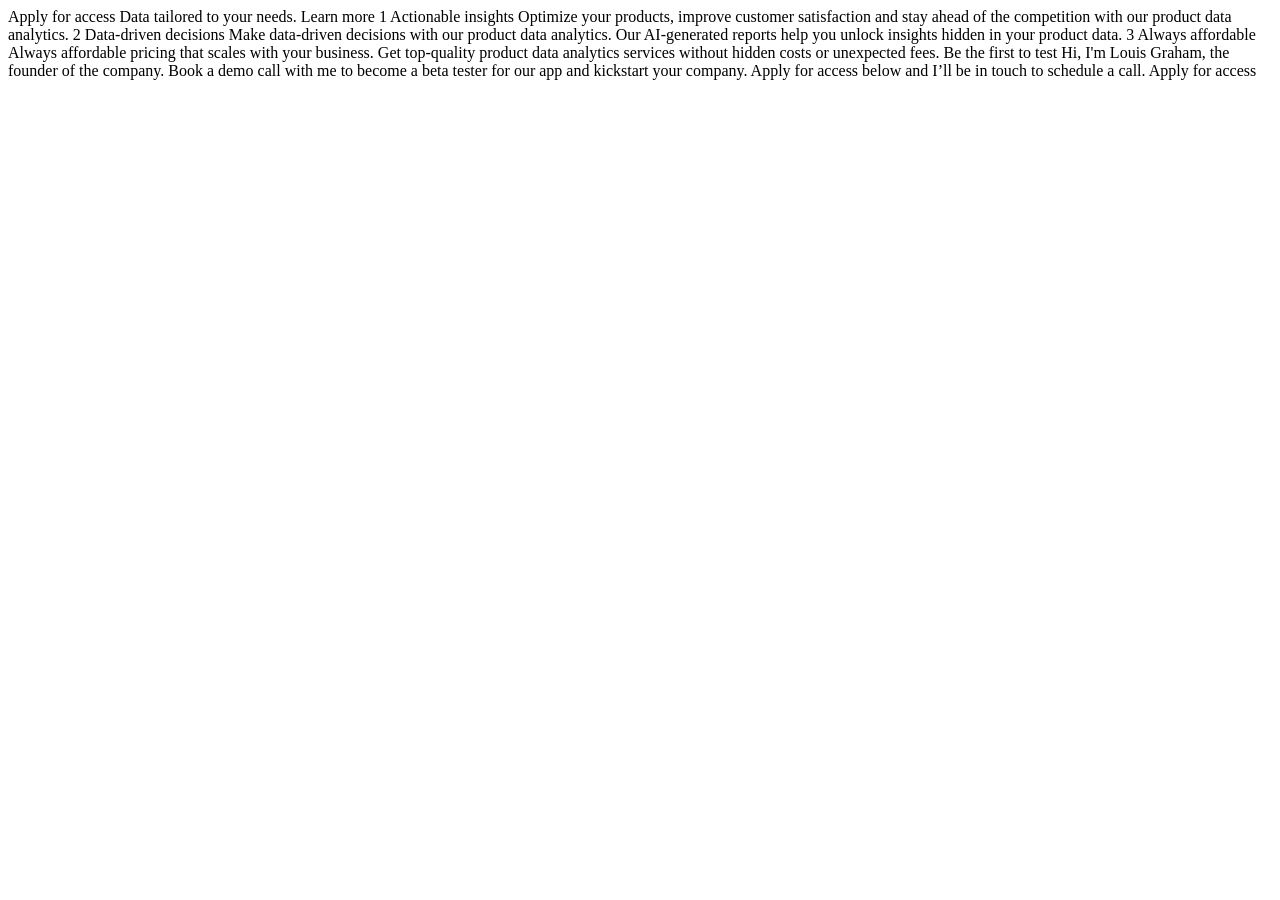
<file: index.html>
<!DOCTYPE html>
<html lang="en">

  <head>
    <meta charset="UTF-8">
    <meta name="viewport" content="width=device-width, initial-scale=1.0">

    <link rel="icon" type="image/png" sizes="32x32" href="./assets/images/favicon-32x32.png">

    <title>Frontend Mentor | Workit landing page</title>
  </head>

  <body>

    Apply for access

    Data tailored to your needs.

    Learn more

    1

    Actionable insights

    Optimize your products, improve customer satisfaction and stay ahead of the competition
    with our product data analytics.

    2

    Data-driven decisions

    Make data-driven decisions with our product data analytics. Our AI-generated reports help
    you unlock insights hidden in your product data.

    3

    Always affordable

    Always affordable pricing that scales with your business. Get top-quality product data
    analytics services without hidden costs or unexpected fees.

    Be the first to test

    Hi, I'm Louis Graham, the founder of the company. Book a demo call with me to become a
    beta tester for our app and kickstart your company. Apply for access below and I’ll be
    in touch to schedule a call.

    Apply for access

  </body>

</html>
</file>
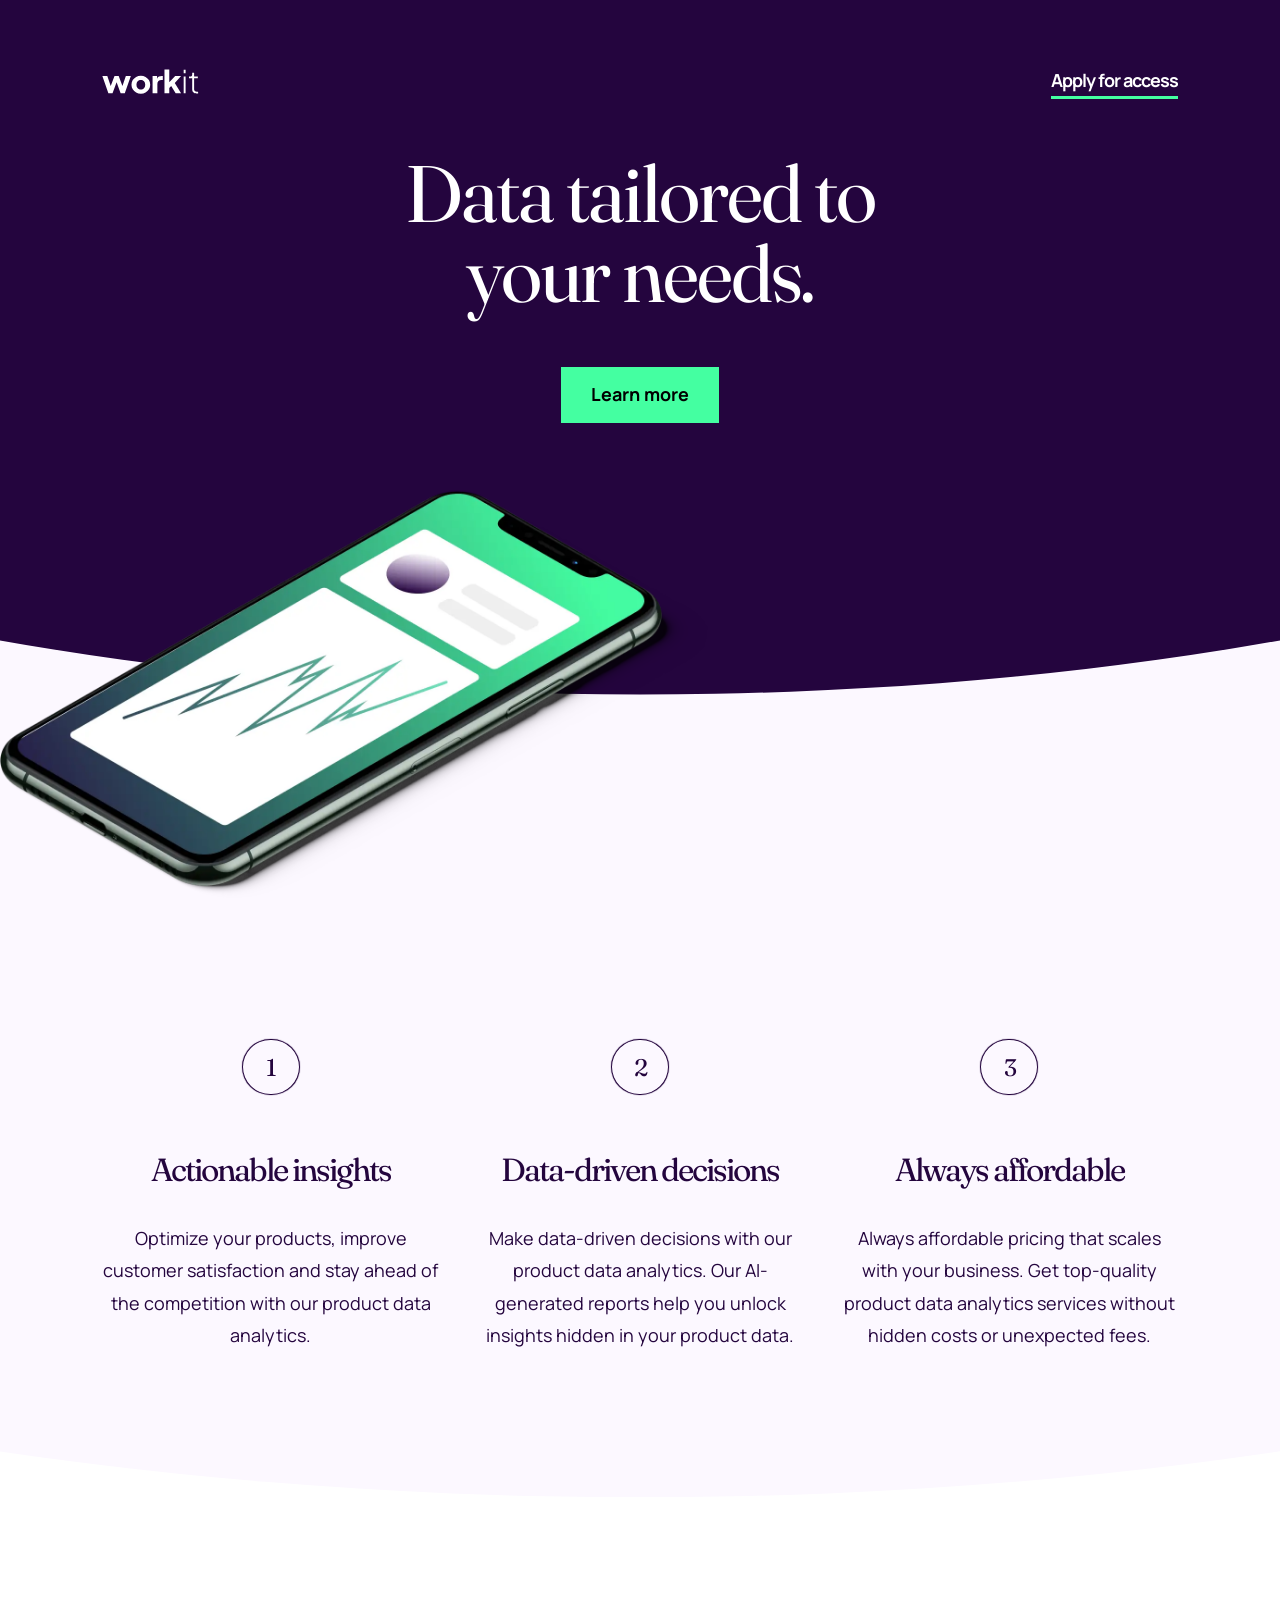
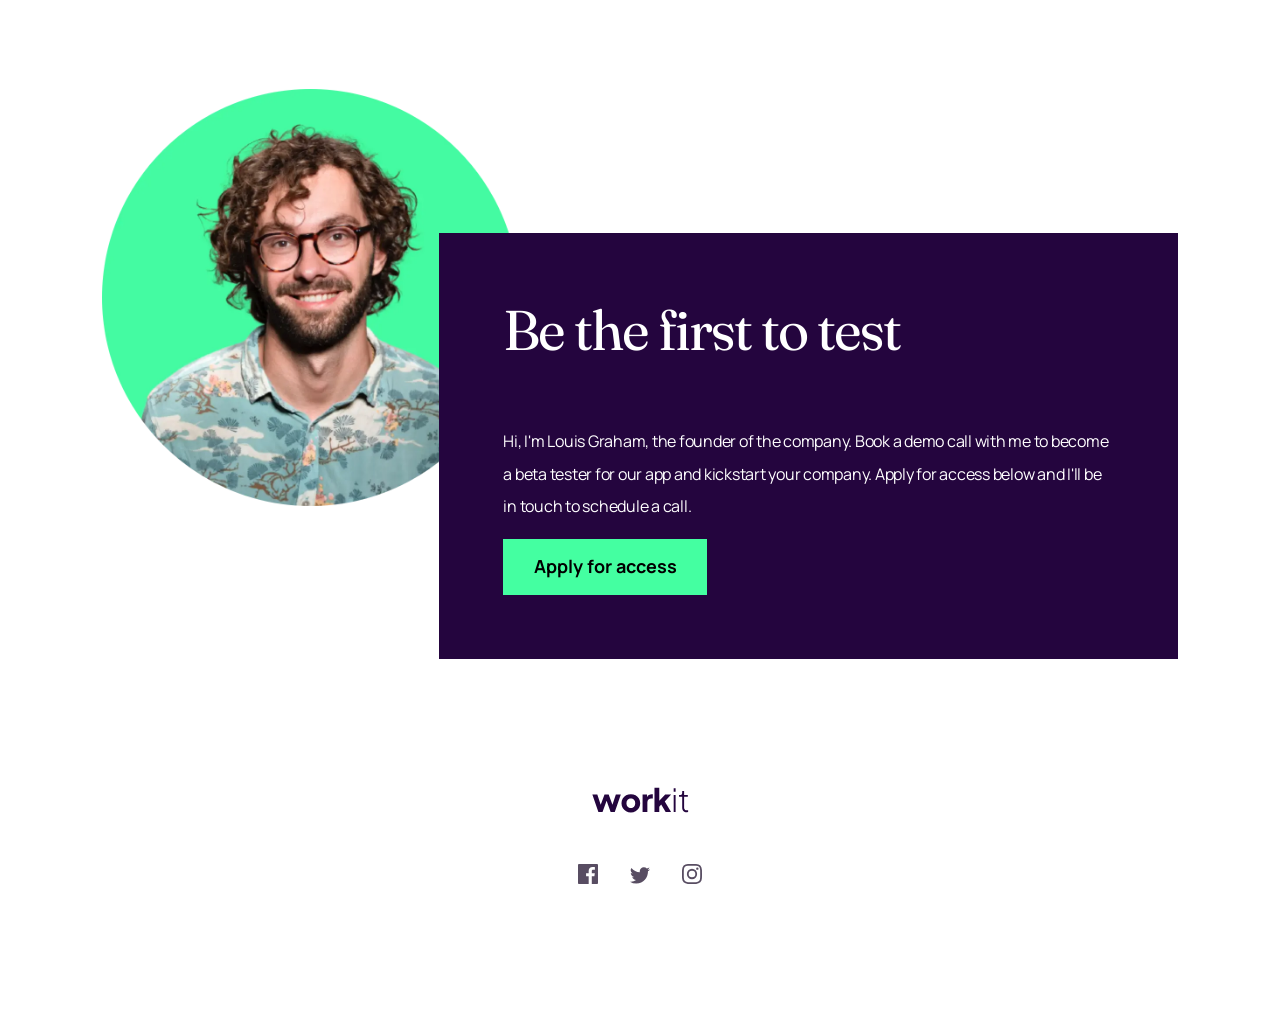
<file: work-it.html>
<!DOCTYPE html>
<html lang="en">

  <head>
    <meta charset="UTF-8">
    <meta name="viewport" content="width=device-width, initial-scale=1.0">
    <title>Workit</title>
    <link rel="stylesheet" href="./typography.css">
    <link rel="stylesheet" href="./work-it.css">
  </head>

  <body>
    <main>
      <header>
        <nav aria-label="main">
          <img src="./assets/images/logo-light.svg" alt="work it logo">
          <a href="#">Apply for access</a>
        </nav>
        <div class="clipped-layer">
          <h1>Data tailored to your needs.</h1>
          <button type="button">Learn more</button>
        </div>
      </header>
      <img class="hero" src="./assets/images/image-hero.webp" alt="phone with a charting app on it">

      <section class="features">
        <article>
          <p class="numeral">1</p>
          <div class="feature">
            <h3>Actionable insights</h3>
            <p>Optimize your products, improve customer satisfaction and stay ahead of the competition with our product
              data analytics.</p>
          </div>
        </article>
        <article>
          <p class="numeral">2</p>
          <div class="feature">
            <h3>Data-driven decisions</h3>
            <p>Make data-driven decisions with our product data analytics. Our AI-generated reports help you unlock
              insights hidden in your product data.</p>
          </div>
        </article>
        <article>
          <p class="numeral">3</p>
          <div class="feature">
            <h3>Always affordable</h3>
            <p> Always affordable pricing that scales with your business. Get top-quality product data analytics
              services
              without hidden costs or unexpected fees.</p>
          </div>
        </article>
      </section>

      <section class="cta">
        <div class="founder">
          <img src="./assets/images/image-founder.webp" alt="founder">
        </div>

        <article>
          <h2>Be the first to test</h2>
          <p>Hi, I'm Louis Graham, the founder of the company. Book a demo call with me to become a
            beta tester for our app and kickstart your company. Apply for access below and I'll be
            in touch to schedule a call.</p>
          <button type="button" class="primary">Apply for access</button>
        </article>
      </section>

      <footer>
        <img src="./assets/images/logo-dark.svg" alt="workit logo">
        <nav aria-label="socials">
          <a href="#"><img src="./assets/images/icon-facebook.svg" alt="facebook"></a>
          <a href="#"><img src="./assets/images/icon-twitter.svg" alt="twitter"></a>
          <a href="#"><img src="./assets/images/icon-instagram.svg" alt="instagram"></a>
        </nav>
      </footer>
    </main>
  </body>

</html>
</file>
<file: typography.css>
@font-face {
  font-family: Fraunces;
  src: url('./assets/fonts/fraunces/Fraunces-VariableFont.ttf');
}

@font-face {
  font-family: Manrope;
  src: url('./assets/fonts/manrope/Manrope-VariableFont.ttf');
}

body,
button {
  font-family: Manrope, Arial, Helvetica, sans-serif;
  font-size: 18px;
  line-height: 180%;
}

body {
  letter-spacing: -1px;
}

button {
  font-weight: bold;
}

h1,
h2,
h3,
.numeral {
  font-family: Fraunces, 'Times New Roman', Times, serif;
  letter-spacing: -2px;
  font-weight: 400;
}

h1 {
  font-size: 80px;
  line-height: 100%;
}

h2 {
  font-size: 56px;
  line-height: 120%;
}

h3 {
  font-size: 32px;
  line-height: 120%;
}

h5 {
  line-height: 150%;
}

.numeral {
  font-size: 24px;
}

@media (375px < width <= 768px) {
  h1 {
    font-size: 60px;
  }
  h2 {
    font-size: 48px;
  }
  h3 {
    font-size: 32px;
  }
}

@media (width <= 375px) {
  body,
  button {
    font-size: 16px;
  }
  h1 {
    font-size: 48px;
  }
  h2 {
    font-size: 32px;
  }
  h3 {
    font-size: 24px;
  }
}
</file>
<file: work-it.css>
:root {
  --primary900: #24053e;
  --primary500: #584d62;
  --primary100: #fcf8ff;
  --lightest: #ffffff;
  --accent: #44ffa1;
  --side-padding: 8%;
}

body {
  margin: 0;
}

header {
  background-color: var(--primary100);
  color: var(--lightest);

  .clipped-layer {
    display: flex;
    flex-direction: column;
    align-items: center;

    clip-path: ellipse(120% 100% at 50% 0%);
    background-color: var(--primary900);

    position: relative;
    padding-bottom: 15%;
    anchor-name: --hero-anchor;
  }
}

header nav {
  padding: 4rem var(--side-padding) 0;
  display: flex;
  justify-content: space-between;
  background-color: var(--primary900);
  a {
    color: var(--lightest);
    text-decoration: none;
    font-weight: bold;
    border-bottom: 3px solid var(--accent);
    &:hover {
      color: var(--accent);
    }
  }
}

header button {
  margin-bottom: 5rem;
}

h1 {
  max-width: 11ch;
  text-align: center;
}

img.hero {
  width: 75vw;
  max-width: 710px;
  position: absolute;
  position-anchor: --hero-anchor;
  position-area: bottom center;
  transform: translateY(-50%);
  z-index: 1;
}

.features {
  display: flex;
  flex-wrap: wrap;
  gap: 2rem;

  background-color: var(--primary100);
  color: var(--primary900);
  padding: 25% var(--side-padding) 10%;
  margin-bottom: 15%;
  clip-path: ellipse(150% 100% at 50% 0%);

  article {
    flex: 1;
    display: flex;
    flex-direction: column;
    align-items: center;
  }

  article .feature {
    text-align: center;
  }

  article p:first-child {
    border: 1px solid var(--primary900);
    box-shadow: 0 0 1px var(--primary900);
    padding: 0.75rem 1.33rem 0.65rem;
    border-radius: 50%;
    min-width: 0.8rem;
    display: flex;
    justify-content: center;
  }

  article p:last-child {
    max-width: 33ch;
    min-width: 27ch;
    letter-spacing: 0;
  }
}

.cta {
  display: flex;
  min-height: 35rem;
  margin: auto var(--side-padding);

  .founder {
    align-self: flex-start;
  }
}

.cta article {
  background-color: var(--primary900);
  color: var(--lightest);
  padding: 1rem 4rem 4rem;
  letter-spacing: -0.25px;

  align-self: flex-end;
  display: flex;
  flex-direction: column;
  align-items: flex-start;

  margin-top: 9rem;
  margin-left: -5rem;
  p {
    font-size: 1rem;
  }
}

.cta img {
  width: clamp(14rem, 100%, 42rem);
}

footer {
  padding: 8rem 0;
  display: flex;
  flex-direction: column;
  align-items: center;
  gap: 3rem;

  nav {
    display: flex;
    gap: 2rem;
  }
}

button {
  border: 1px solid var(--accent);
  padding: 0.675rem 1.83rem;
  background-color: var(--accent);
  &:hover {
    background-color: transparent;
    color: var(--accent);
  }
}

@media screen and (640px < width <= 1024px) {
  .features {
    flex-direction: column;

    article {
      flex-direction: row;

      .feature {
        margin-left: 3rem;
        text-align: left;
      }
    }

    article p:last-child {
      width: auto;
      max-width: none;
    }
  }
}

@media screen and (width <= 768px) {
  header nav {
    padding-top: 2rem;
  }
  .features {
    flex-direction: column;
    article p:last-child {
      max-width: none;
      min-width: 0;
    }
  }

  footer {
    padding: 5rem 0;
  }
}

@media screen and (640px < width <= 768px) {
  .cta article {
    padding: 1rem 3rem 3rem;
    p {
      margin: -0.5rem auto 2rem;
    }
  }
}

@media screen and (width <= 640px) {
  .cta {
    flex-direction: column;
  }

  .cta article {
    padding: 1rem 2rem 2rem;
    margin: 0;
    text-align: center;
    align-items: center;

    p {
      font-weight: 300;
    }
  }

  .cta button {
    margin-top: 1rem;
  }

  .cta .founder {
    margin: auto var(--side-padding);
    img {
      margin: 0;
      position: relative;
      top: 5rem;
      z-index: -1;
    }
  }
}
</file>
